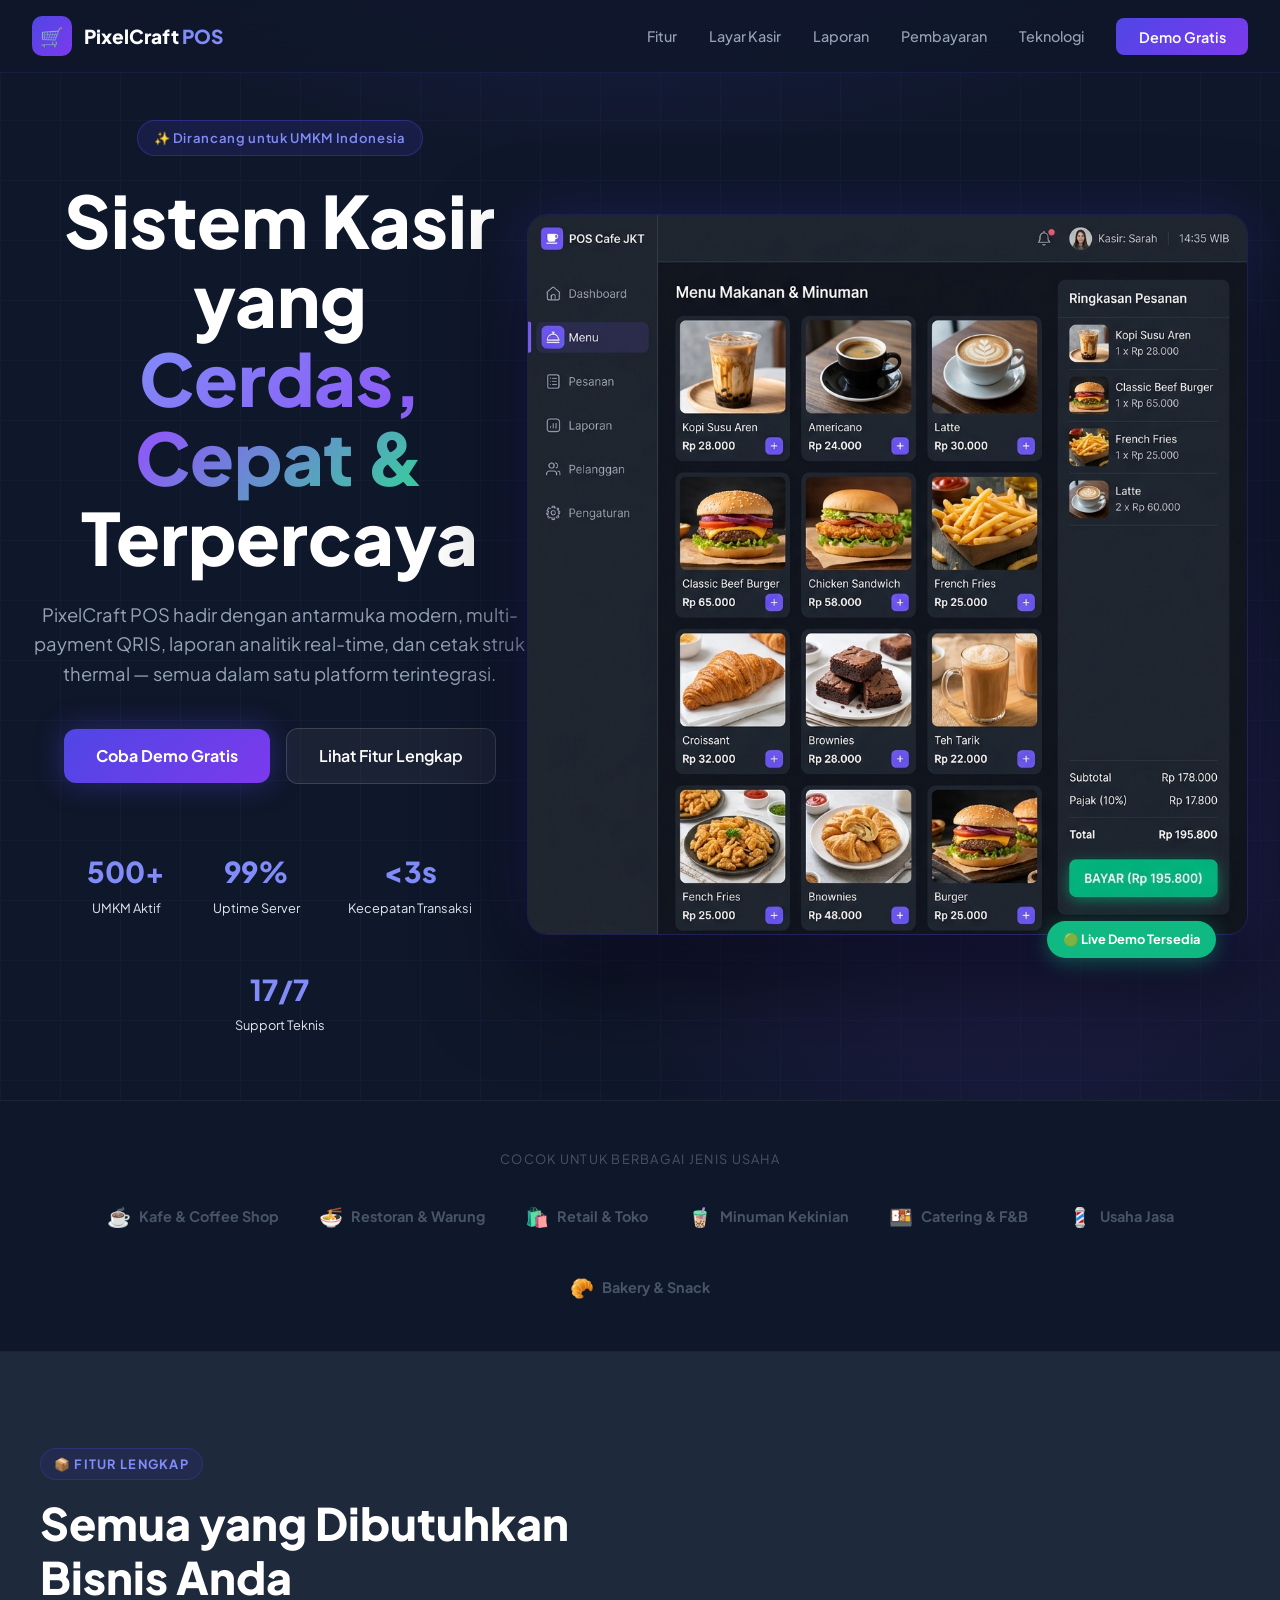
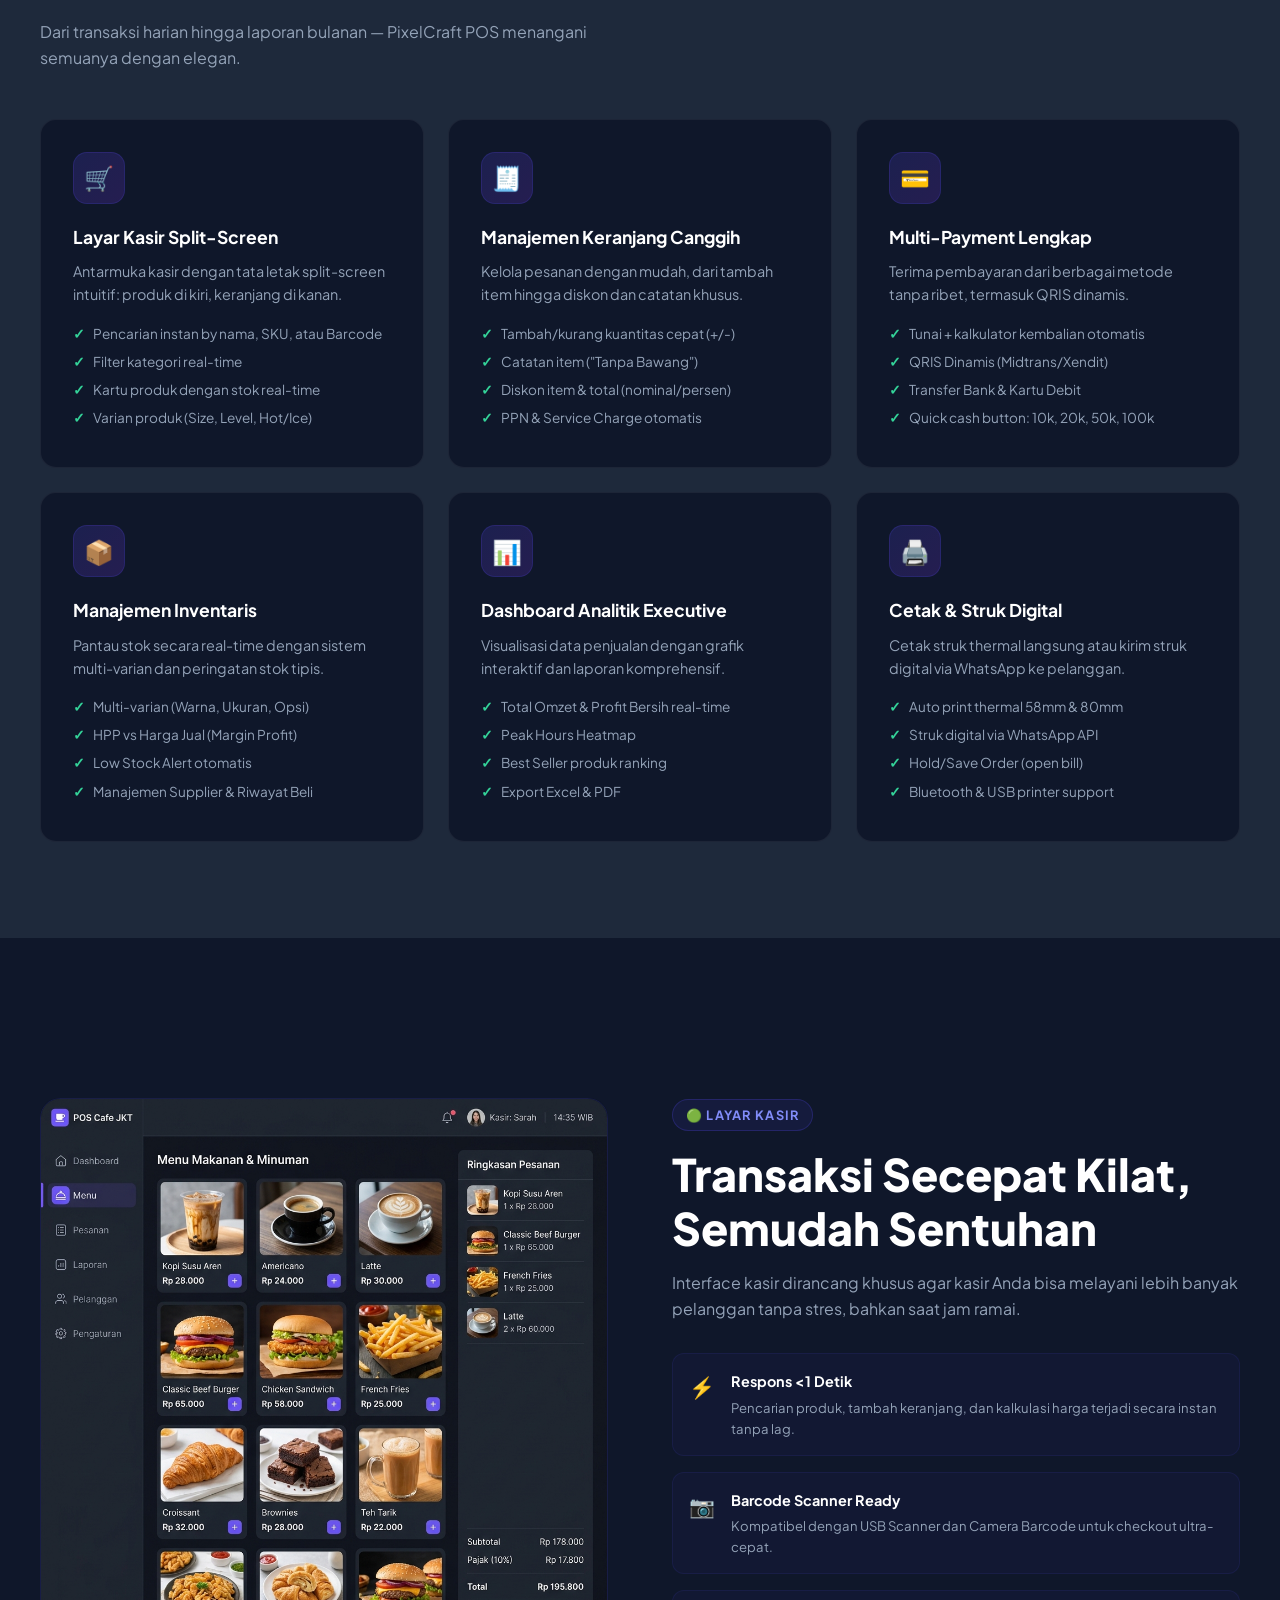
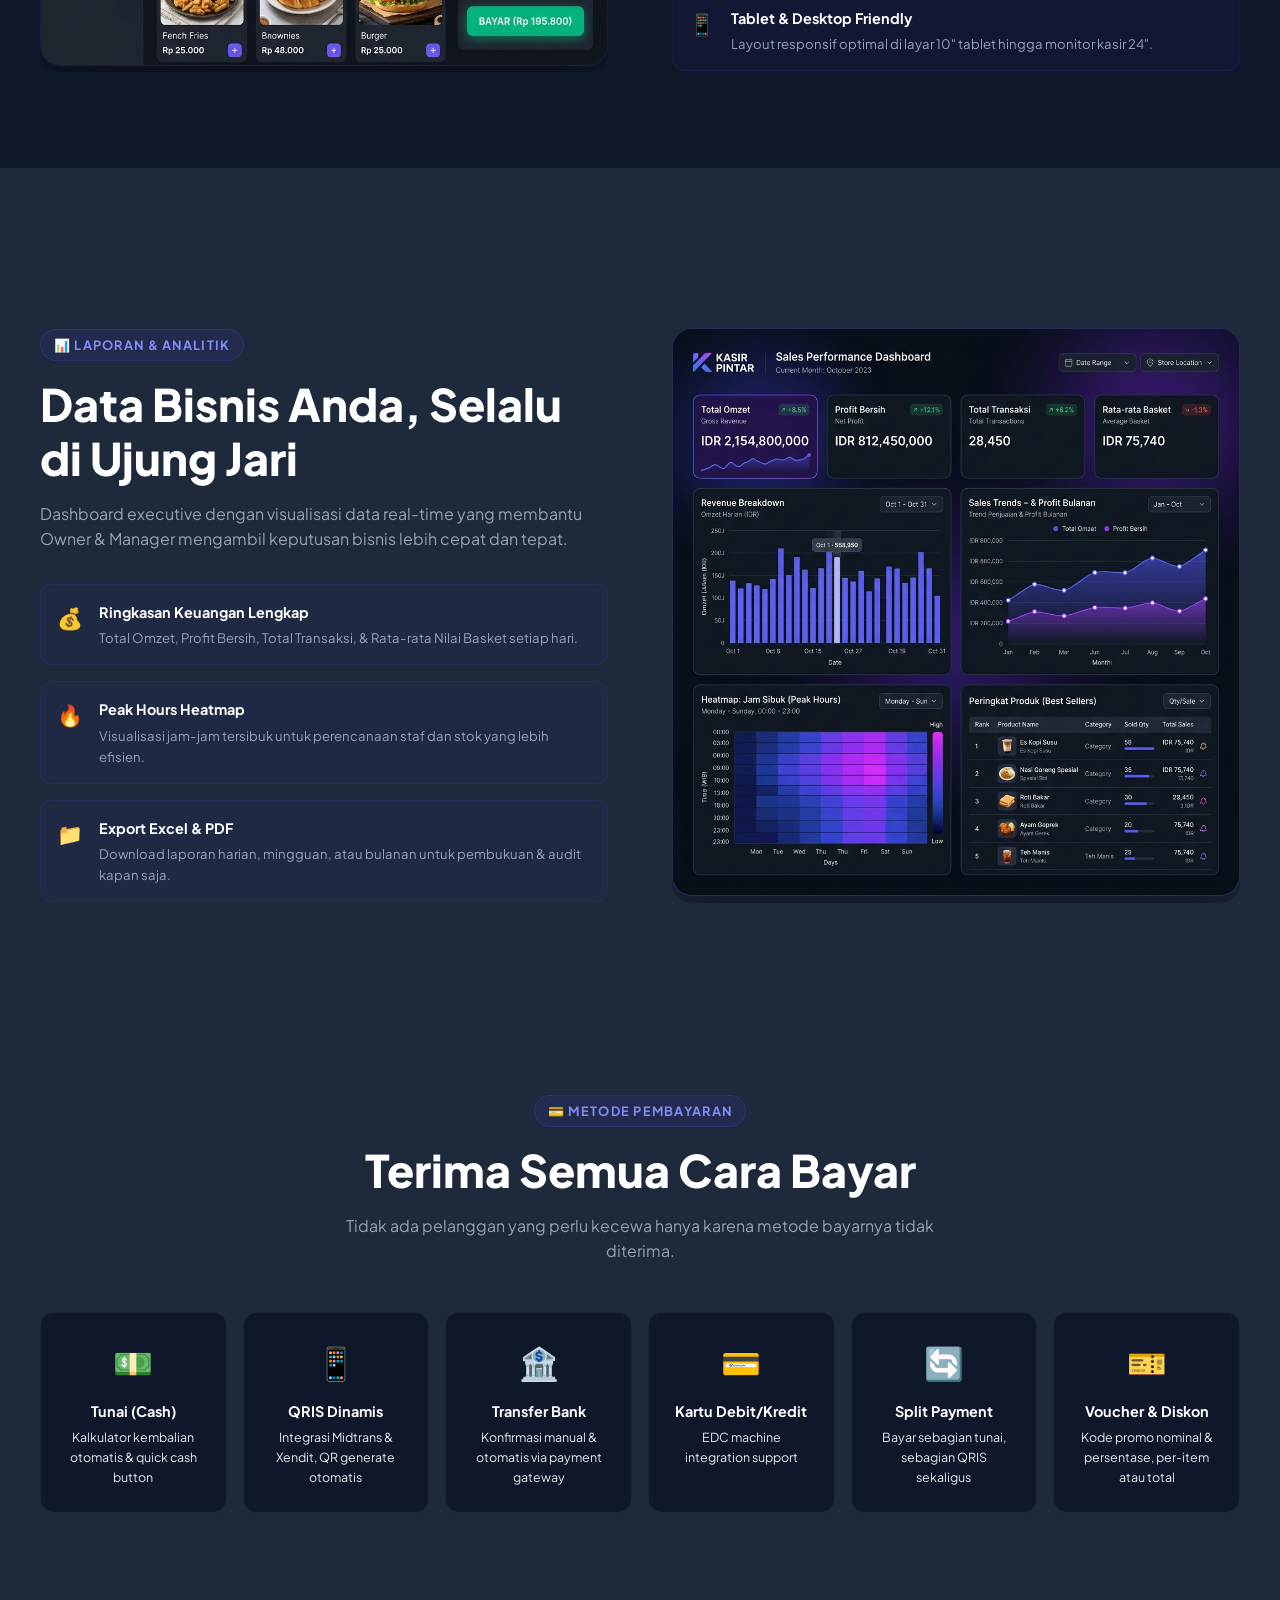
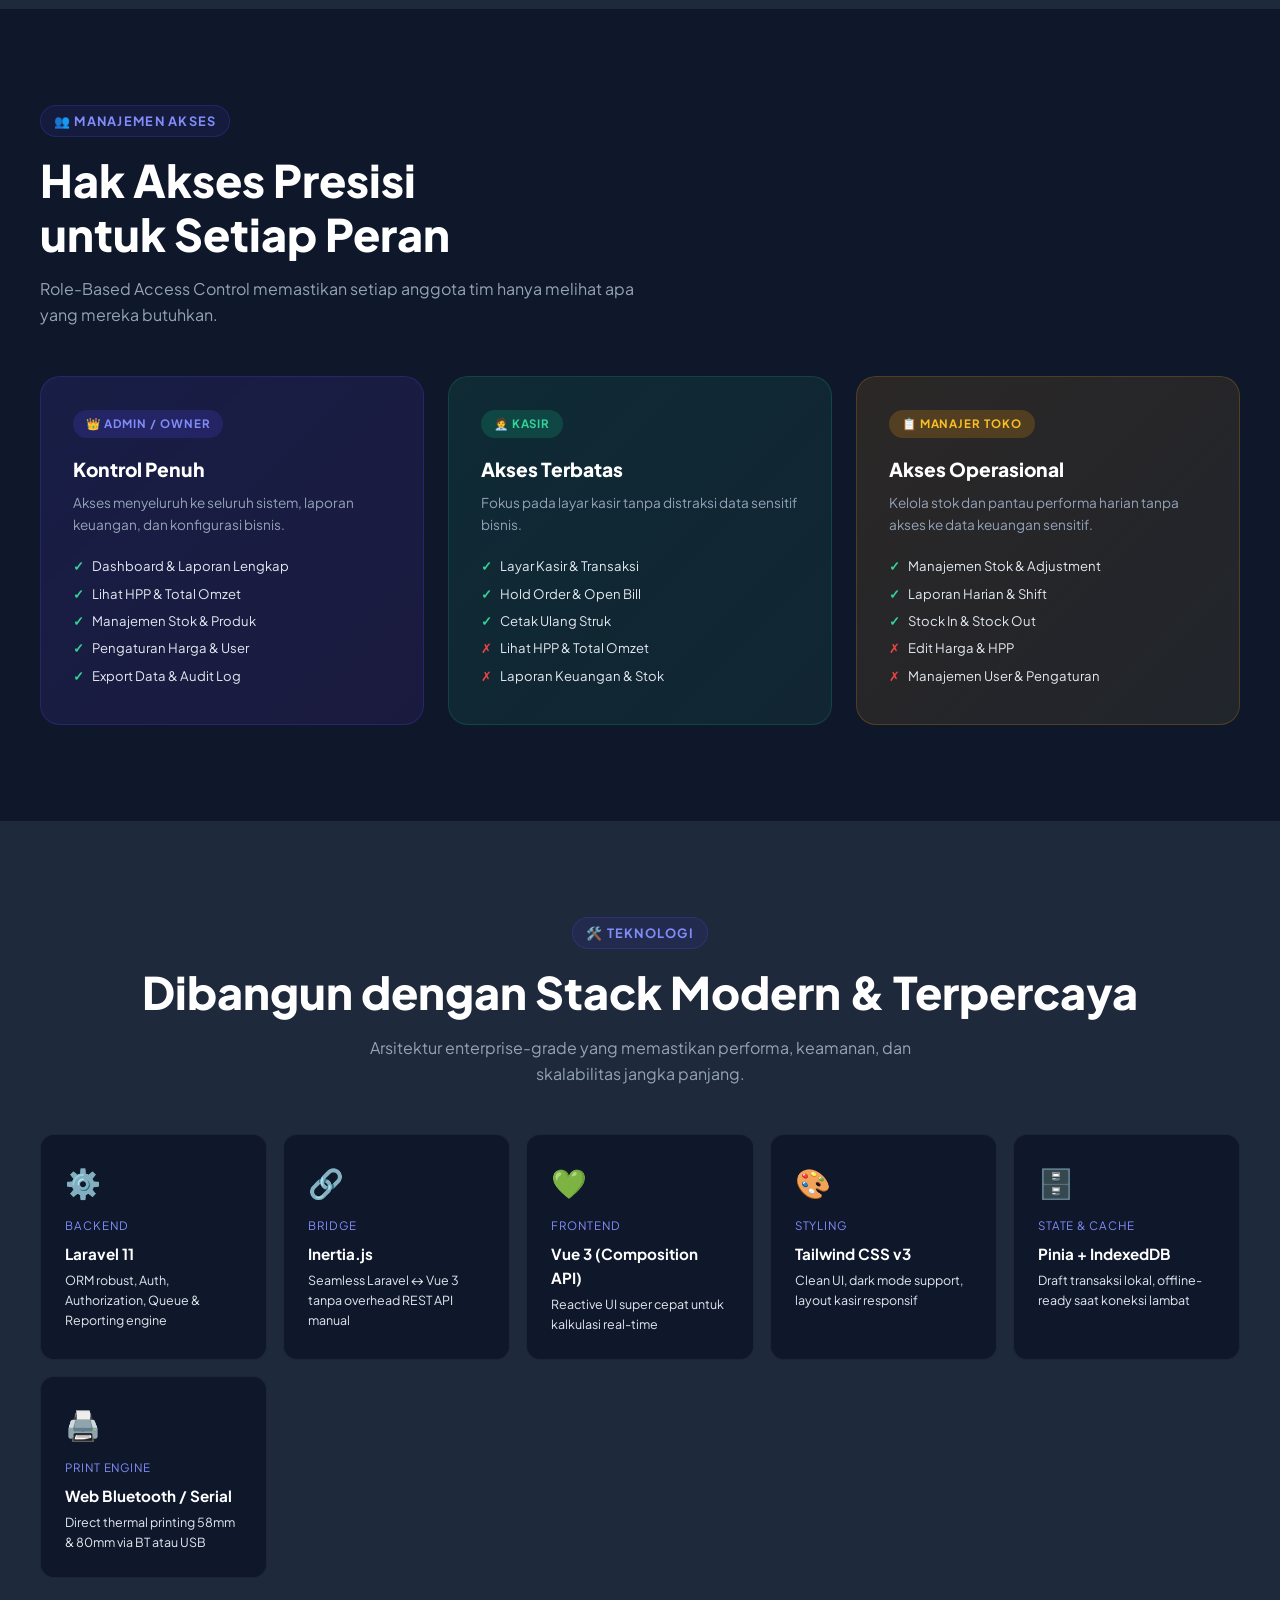
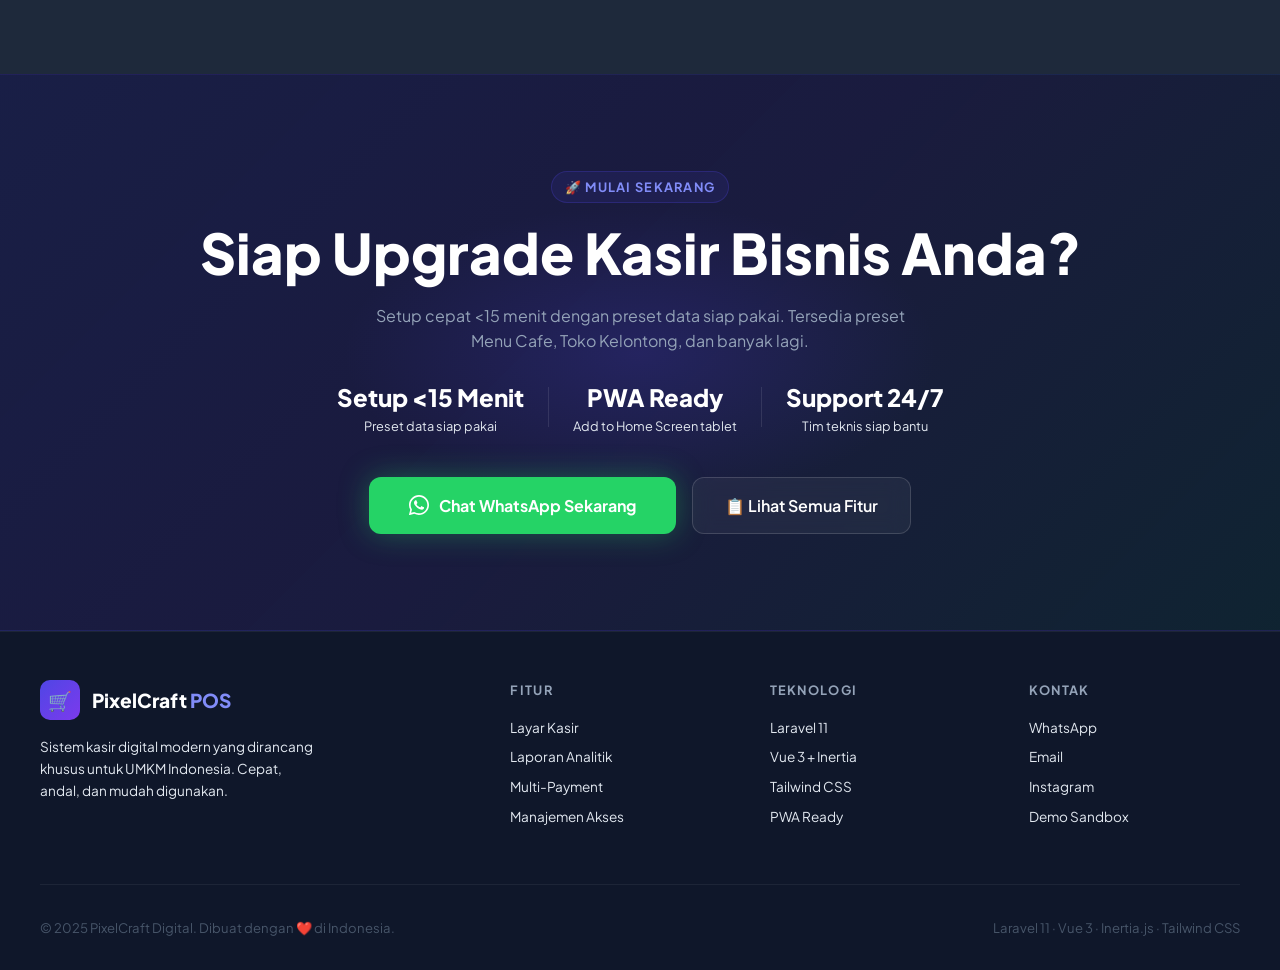
<file: index.html>
<!DOCTYPE html>
<html lang="id">

<head>
  <meta charset="UTF-8" />
  <meta name="viewport" content="width=device-width, initial-scale=1.0" />
  <title>PixelCraft POS — Sistem Kasir Modern untuk UMKM Indonesia</title>
  <meta name="description"
    content="Sistem kasir digital modern untuk UMKM F&B, Retail, dan Usaha Jasa. Berbasis Laravel + Vue 3, multi-payment QRIS, laporan analitik real-time, dan cetak struk thermal." />
  <link rel="stylesheet" href="assets/css/style.css" />
  <link rel="preconnect" href="https://fonts.googleapis.com" />
  <link rel="preconnect" href="https://fonts.gstatic.com" crossorigin />
</head>

<body>

  <!-- NAVBAR -->
  <nav class="navbar" id="navbar">
    <a href="#" class="nav-logo">
      <div class="nav-logo-icon">🛒</div>
      <span class="nav-logo-text">PixelCraft <span>POS</span></span>
    </a>
    <ul class="nav-links" id="navLinks">
      <li><a href="#fitur">Fitur</a></li>
      <li><a href="#kasir">Layar Kasir</a></li>
      <li><a href="#laporan">Laporan</a></li>
      <li><a href="#pembayaran">Pembayaran</a></li>
      <li><a href="#teknologi">Teknologi</a></li>
      <li><a href="demo/index.html" class="nav-cta">Demo Gratis</a></li>
    </ul>
    <button class="nav-hamburger" id="hamburger" aria-label="Menu">
      <span></span><span></span><span></span>
    </button>
  </nav>

  <!-- HERO -->
  <section class="hero" id="beranda">
    <div class="hero-bg"></div>
    <div class="hero-grid"></div>
    <div class="hero-content">
      <div class="hero-badge">✨ Dirancang untuk UMKM Indonesia</div>
      <h1 class="hero-title">
        Sistem Kasir yang<br />
        <span class="gradient-text">Cerdas, Cepat &amp;</span><br />
        Terpercaya
      </h1>
      <p class="hero-subtitle">PixelCraft POS hadir dengan antarmuka modern, multi-payment QRIS, laporan analitik
        real-time, dan cetak struk thermal — semua dalam satu platform terintegrasi.</p>
      <div class="hero-actions">
        <a href="demo/index.html" class="btn-primary">Coba Demo Gratis</a>
        <a href="#fitur" class="btn-secondary">Lihat Fitur Lengkap</a>
      </div>
      <div class="hero-stats">
        <div class="hero-stat">
          <div class="hero-stat-num"><span data-target="500" data-suffix="+">0+</span></div>
          <div class="hero-stat-label">UMKM Aktif</div>
        </div>
        <div class="hero-stat">
          <div class="hero-stat-num"><span data-target="99" data-suffix="%">0%</span></div>
          <div class="hero-stat-label">Uptime Server</div>
        </div>
        <div class="hero-stat">
          <div class="hero-stat-num"><span data-target="3" data-prefix="<" data-suffix="s">&lt;3s</span></div>
          <div class="hero-stat-label">Kecepatan Transaksi</div>
        </div>
        <div class="hero-stat">
          <div class="hero-stat-num"><span data-target="24" data-suffix="/7">0/7</span></div>
          <div class="hero-stat-label">Support Teknis</div>
        </div>
      </div>
    </div>
    <div class="hero-img-wrap container">
      <img src="assets/img/pos_dashboard.png" alt="PixelCraft POS Dashboard — Layar Kasir Modern" />
      <div class="hero-img-badge">🟢 Live Demo Tersedia</div>
    </div>
  </section>

  <!-- LOGOS -->
  <div class="logos-section">
    <div class="container">
      <p class="logos-label">Cocok untuk berbagai jenis usaha</p>
      <div class="logos-track">
        <div class="logo-chip"><span class="icon">☕</span> Kafe &amp; Coffee Shop</div>
        <div class="logo-chip"><span class="icon">🍜</span> Restoran &amp; Warung</div>
        <div class="logo-chip"><span class="icon">🛍️</span> Retail &amp; Toko</div>
        <div class="logo-chip"><span class="icon">🧋</span> Minuman Kekinian</div>
        <div class="logo-chip"><span class="icon">🍱</span> Catering &amp; F&amp;B</div>
        <div class="logo-chip"><span class="icon">💈</span> Usaha Jasa</div>
        <div class="logo-chip"><span class="icon">🥐</span> Bakery &amp; Snack</div>
      </div>
    </div>
  </div>

  <!-- FEATURES -->
  <section class="features-section" id="fitur">
    <div class="container">
      <div class="reveal">
        <span class="section-label">📦 Fitur Lengkap</span>
        <h2 class="section-title">Semua yang Dibutuhkan<br />Bisnis Anda</h2>
        <p class="section-desc">Dari transaksi harian hingga laporan bulanan — PixelCraft POS menangani semuanya dengan
          elegan.</p>
      </div>
      <div class="features-grid">
        <div class="feature-card reveal">
          <div class="feature-icon">🛒</div>
          <h3 class="feature-title">Layar Kasir Split-Screen</h3>
          <p class="feature-desc">Antarmuka kasir dengan tata letak split-screen intuitif: produk di kiri, keranjang di
            kanan.</p>
          <ul class="feature-list">
            <li>Pencarian instan by nama, SKU, atau Barcode</li>
            <li>Filter kategori real-time</li>
            <li>Kartu produk dengan stok real-time</li>
            <li>Varian produk (Size, Level, Hot/Ice)</li>
          </ul>
        </div>
        <div class="feature-card reveal">
          <div class="feature-icon">🧾</div>
          <h3 class="feature-title">Manajemen Keranjang Canggih</h3>
          <p class="feature-desc">Kelola pesanan dengan mudah, dari tambah item hingga diskon dan catatan khusus.</p>
          <ul class="feature-list">
            <li>Tambah/kurang kuantitas cepat (+/-)</li>
            <li>Catatan item ("Tanpa Bawang")</li>
            <li>Diskon item &amp; total (nominal/persen)</li>
            <li>PPN &amp; Service Charge otomatis</li>
          </ul>
        </div>
        <div class="feature-card reveal">
          <div class="feature-icon">💳</div>
          <h3 class="feature-title">Multi-Payment Lengkap</h3>
          <p class="feature-desc">Terima pembayaran dari berbagai metode tanpa ribet, termasuk QRIS dinamis.</p>
          <ul class="feature-list">
            <li>Tunai + kalkulator kembalian otomatis</li>
            <li>QRIS Dinamis (Midtrans/Xendit)</li>
            <li>Transfer Bank &amp; Kartu Debit</li>
            <li>Quick cash button: 10k, 20k, 50k, 100k</li>
          </ul>
        </div>
        <div class="feature-card reveal">
          <div class="feature-icon">📦</div>
          <h3 class="feature-title">Manajemen Inventaris</h3>
          <p class="feature-desc">Pantau stok secara real-time dengan sistem multi-varian dan peringatan stok tipis.</p>
          <ul class="feature-list">
            <li>Multi-varian (Warna, Ukuran, Opsi)</li>
            <li>HPP vs Harga Jual (Margin Profit)</li>
            <li>Low Stock Alert otomatis</li>
            <li>Manajemen Supplier &amp; Riwayat Beli</li>
          </ul>
        </div>
        <div class="feature-card reveal">
          <div class="feature-icon">📊</div>
          <h3 class="feature-title">Dashboard Analitik Executive</h3>
          <p class="feature-desc">Visualisasi data penjualan dengan grafik interaktif dan laporan komprehensif.</p>
          <ul class="feature-list">
            <li>Total Omzet &amp; Profit Bersih real-time</li>
            <li>Peak Hours Heatmap</li>
            <li>Best Seller produk ranking</li>
            <li>Export Excel &amp; PDF</li>
          </ul>
        </div>
        <div class="feature-card reveal">
          <div class="feature-icon">🖨️</div>
          <h3 class="feature-title">Cetak &amp; Struk Digital</h3>
          <p class="feature-desc">Cetak struk thermal langsung atau kirim struk digital via WhatsApp ke pelanggan.</p>
          <ul class="feature-list">
            <li>Auto print thermal 58mm &amp; 80mm</li>
            <li>Struk digital via WhatsApp API</li>
            <li>Hold/Save Order (open bill)</li>
            <li>Bluetooth &amp; USB printer support</li>
          </ul>
        </div>
      </div>
    </div>
  </section>

  <!-- SHOWCASE: KASIR -->
  <section class="showcase-section" id="kasir">
    <div class="container">
      <div class="showcase-grid">
        <div class="showcase-img reveal">
          <img src="assets/img/pos_dashboard.png" alt="Layar Kasir PixelCraft POS" />
        </div>
        <div class="showcase-content reveal">
          <span class="section-label">🟢 Layar Kasir</span>
          <h2 class="section-title">Transaksi Secepat Kilat, Semudah Sentuhan</h2>
          <p class="section-desc">Interface kasir dirancang khusus agar kasir Anda bisa melayani lebih banyak pelanggan
            tanpa stres, bahkan saat jam ramai.</p>
          <div class="showcase-features">
            <div class="showcase-feat">
              <div class="showcase-feat-icon">⚡</div>
              <div class="showcase-feat-text">
                <h4>Respons &lt;1 Detik</h4>
                <p>Pencarian produk, tambah keranjang, dan kalkulasi harga terjadi secara instan tanpa lag.</p>
              </div>
            </div>
            <div class="showcase-feat">
              <div class="showcase-feat-icon">📷</div>
              <div class="showcase-feat-text">
                <h4>Barcode Scanner Ready</h4>
                <p>Kompatibel dengan USB Scanner dan Camera Barcode untuk checkout ultra-cepat.</p>
              </div>
            </div>
            <div class="showcase-feat">
              <div class="showcase-feat-icon">📱</div>
              <div class="showcase-feat-text">
                <h4>Tablet &amp; Desktop Friendly</h4>
                <p>Layout responsif optimal di layar 10" tablet hingga monitor kasir 24".</p>
              </div>
            </div>
          </div>
        </div>
      </div>
    </div>
  </section>

  <!-- SHOWCASE: ANALYTICS -->
  <section class="showcase-section" id="laporan" style="background: var(--slate-800);">
    <div class="container">
      <div class="showcase-grid reverse">
        <div class="showcase-img reveal">
          <img src="assets/img/pos_analytics.png" alt="Dashboard Analitik PixelCraft POS" />
        </div>
        <div class="showcase-content reveal">
          <span class="section-label">📊 Laporan &amp; Analitik</span>
          <h2 class="section-title">Data Bisnis Anda, Selalu di Ujung Jari</h2>
          <p class="section-desc">Dashboard executive dengan visualisasi data real-time yang membantu Owner &amp;
            Manager mengambil keputusan bisnis lebih cepat dan tepat.</p>
          <div class="showcase-features">
            <div class="showcase-feat">
              <div class="showcase-feat-icon">💰</div>
              <div class="showcase-feat-text">
                <h4>Ringkasan Keuangan Lengkap</h4>
                <p>Total Omzet, Profit Bersih, Total Transaksi, &amp; Rata-rata Nilai Basket setiap hari.</p>
              </div>
            </div>
            <div class="showcase-feat">
              <div class="showcase-feat-icon">🔥</div>
              <div class="showcase-feat-text">
                <h4>Peak Hours Heatmap</h4>
                <p>Visualisasi jam-jam tersibuk untuk perencanaan staf dan stok yang lebih efisien.</p>
              </div>
            </div>
            <div class="showcase-feat">
              <div class="showcase-feat-icon">📁</div>
              <div class="showcase-feat-text">
                <h4>Export Excel &amp; PDF</h4>
                <p>Download laporan harian, mingguan, atau bulanan untuk pembukuan &amp; audit kapan saja.</p>
              </div>
            </div>
          </div>
        </div>
      </div>
    </div>
  </section>

  <!-- PAYMENT -->
  <section class="payment-section" id="pembayaran">
    <div class="container">
      <div class="reveal" style="text-align:center; margin-bottom:1rem;">
        <span class="section-label">💳 Metode Pembayaran</span>
        <h2 class="section-title">Terima Semua Cara Bayar</h2>
        <p class="section-desc" style="margin:0 auto;">Tidak ada pelanggan yang perlu kecewa hanya karena metode
          bayarnya tidak diterima.</p>
      </div>
      <div class="payment-methods">
        <div class="payment-card reveal">
          <div class="icon">💵</div>
          <h4>Tunai (Cash)</h4>
          <p>Kalkulator kembalian otomatis &amp; quick cash button</p>
        </div>
        <div class="payment-card reveal">
          <div class="icon">📱</div>
          <h4>QRIS Dinamis</h4>
          <p>Integrasi Midtrans &amp; Xendit, QR generate otomatis</p>
        </div>
        <div class="payment-card reveal">
          <div class="icon">🏦</div>
          <h4>Transfer Bank</h4>
          <p>Konfirmasi manual &amp; otomatis via payment gateway</p>
        </div>
        <div class="payment-card reveal">
          <div class="icon">💳</div>
          <h4>Kartu Debit/Kredit</h4>
          <p>EDC machine integration support</p>
        </div>
        <div class="payment-card reveal">
          <div class="icon">🔄</div>
          <h4>Split Payment</h4>
          <p>Bayar sebagian tunai, sebagian QRIS sekaligus</p>
        </div>
        <div class="payment-card reveal">
          <div class="icon">🎫</div>
          <h4>Voucher &amp; Diskon</h4>
          <p>Kode promo nominal &amp; persentase, per-item atau total</p>
        </div>
      </div>
    </div>
  </section>

  <!-- ROLES -->
  <section class="roles-section" id="akses">
    <div class="container">
      <div class="reveal">
        <span class="section-label">👥 Manajemen Akses</span>
        <h2 class="section-title">Hak Akses Presisi<br />untuk Setiap Peran</h2>
        <p class="section-desc">Role-Based Access Control memastikan setiap anggota tim hanya melihat apa yang mereka
          butuhkan.</p>
      </div>
      <div class="roles-grid" style="margin-top:3rem;">
        <div class="role-card admin reveal">
          <div class="role-badge">👑 Admin / Owner</div>
          <h3 class="role-title">Kontrol Penuh</h3>
          <p class="role-desc">Akses menyeluruh ke seluruh sistem, laporan keuangan, dan konfigurasi bisnis.</p>
          <ul class="role-perms">
            <li><span class="check">✓</span> Dashboard &amp; Laporan Lengkap</li>
            <li><span class="check">✓</span> Lihat HPP &amp; Total Omzet</li>
            <li><span class="check">✓</span> Manajemen Stok &amp; Produk</li>
            <li><span class="check">✓</span> Pengaturan Harga &amp; User</li>
            <li><span class="check">✓</span> Export Data &amp; Audit Log</li>
          </ul>
        </div>
        <div class="role-card cashier reveal">
          <div class="role-badge">🧑‍💼 Kasir</div>
          <h3 class="role-title">Akses Terbatas</h3>
          <p class="role-desc">Fokus pada layar kasir tanpa distraksi data sensitif bisnis.</p>
          <ul class="role-perms">
            <li><span class="check">✓</span> Layar Kasir &amp; Transaksi</li>
            <li><span class="check">✓</span> Hold Order &amp; Open Bill</li>
            <li><span class="check">✓</span> Cetak Ulang Struk</li>
            <li><span class="cross">✗</span> Lihat HPP &amp; Total Omzet</li>
            <li><span class="cross">✗</span> Laporan Keuangan &amp; Stok</li>
          </ul>
        </div>
        <div class="role-card manager reveal">
          <div class="role-badge">📋 Manajer Toko</div>
          <h3 class="role-title">Akses Operasional</h3>
          <p class="role-desc">Kelola stok dan pantau performa harian tanpa akses ke data keuangan sensitif.</p>
          <ul class="role-perms">
            <li><span class="check">✓</span> Manajemen Stok &amp; Adjustment</li>
            <li><span class="check">✓</span> Laporan Harian &amp; Shift</li>
            <li><span class="check">✓</span> Stock In &amp; Stock Out</li>
            <li><span class="cross">✗</span> Edit Harga &amp; HPP</li>
            <li><span class="cross">✗</span> Manajemen User &amp; Pengaturan</li>
          </ul>
        </div>
      </div>
    </div>
  </section>

  <!-- TECH STACK -->
  <section class="tech-section" id="teknologi">
    <div class="container">
      <div class="reveal" style="text-align:center;">
        <span class="section-label">🛠️ Teknologi</span>
        <h2 class="section-title">Dibangun dengan Stack Modern &amp; Terpercaya</h2>
        <p class="section-desc" style="margin:0 auto;">Arsitektur enterprise-grade yang memastikan performa, keamanan,
          dan skalabilitas jangka panjang.</p>
      </div>
      <div class="tech-grid">
        <div class="tech-card reveal">
          <div class="icon">⚙️</div>
          <div class="layer">Backend</div>
          <h4>Laravel 11</h4>
          <p>ORM robust, Auth, Authorization, Queue &amp; Reporting engine</p>
        </div>
        <div class="tech-card reveal">
          <div class="icon">🔗</div>
          <div class="layer">Bridge</div>
          <h4>Inertia.js</h4>
          <p>Seamless Laravel ↔ Vue 3 tanpa overhead REST API manual</p>
        </div>
        <div class="tech-card reveal">
          <div class="icon">💚</div>
          <div class="layer">Frontend</div>
          <h4>Vue 3 (Composition API)</h4>
          <p>Reactive UI super cepat untuk kalkulasi real-time</p>
        </div>
        <div class="tech-card reveal">
          <div class="icon">🎨</div>
          <div class="layer">Styling</div>
          <h4>Tailwind CSS v3</h4>
          <p>Clean UI, dark mode support, layout kasir responsif</p>
        </div>
        <div class="tech-card reveal">
          <div class="icon">🗄️</div>
          <div class="layer">State &amp; Cache</div>
          <h4>Pinia + IndexedDB</h4>
          <p>Draft transaksi lokal, offline-ready saat koneksi lambat</p>
        </div>
        <div class="tech-card reveal">
          <div class="icon">🖨️</div>
          <div class="layer">Print Engine</div>
          <h4>Web Bluetooth / Serial</h4>
          <p>Direct thermal printing 58mm &amp; 80mm via BT atau USB</p>
        </div>
      </div>
    </div>
  </section>

  <!-- CTA -->
  <section class="cta-section" id="kontak">
    <div class="cta-glow"></div>
    <div class="container">
      <div class="reveal">
        <span class="section-label">🚀 Mulai Sekarang</span>
        <h2 class="section-title">Siap Upgrade Kasir Bisnis Anda?</h2>
        <p class="section-desc" style="margin:0 auto 1rem; max-width:550px;">Setup cepat &lt;15 menit dengan preset data
          siap pakai. Tersedia preset Menu Cafe, Toko Kelontong, dan banyak lagi.</p>
        <div
          style="display:flex; align-items:center; justify-content:center; gap:1.5rem; flex-wrap:wrap; margin-top:1.5rem;">
          <div style="text-align:center;">
            <div style="font-size:1.5rem; font-weight:900; color:var(--white);">Setup &lt;15 Menit</div>
            <div style="font-size:0.8rem; color:var(--slate-500);">Preset data siap pakai</div>
          </div>
          <div style="width:1px; height:40px; background:rgba(255,255,255,0.1);"></div>
          <div style="text-align:center;">
            <div style="font-size:1.5rem; font-weight:900; color:var(--white);">PWA Ready</div>
            <div style="font-size:0.8rem; color:var(--slate-500);">Add to Home Screen tablet</div>
          </div>
          <div style="width:1px; height:40px; background:rgba(255,255,255,0.1);"></div>
          <div style="text-align:center;">
            <div style="font-size:1.5rem; font-weight:900; color:var(--white);">Support 24/7</div>
            <div style="font-size:0.8rem; color:var(--slate-500);">Tim teknis siap bantu</div>
          </div>
        </div>
      </div>
      <div class="cta-actions reveal">
        <a href="https://wa.me/62859106886664?text=Halo%20PixelCraft%2C%20saya%20tertarik%20dengan%20demo%20POS%20sistem%20kasir"
          class="btn-wa" id="btn-demo-wa" target="_blank">
          <svg width="20" height="20" viewBox="0 0 24 24" fill="currentColor">
            <path
              d="M17.472 14.382c-.297-.149-1.758-.867-2.03-.967-.273-.099-.471-.148-.67.15-.197.297-.767.966-.94 1.164-.173.199-.347.223-.644.075-.297-.15-1.255-.463-2.39-1.475-.883-.788-1.48-1.761-1.653-2.059-.173-.297-.018-.458.13-.606.134-.133.298-.347.446-.52.149-.174.198-.298.298-.497.099-.198.05-.371-.025-.52-.075-.149-.669-1.612-.916-2.207-.242-.579-.487-.5-.669-.51-.173-.008-.371-.01-.57-.01-.198 0-.52.074-.792.372-.272.297-1.04 1.016-1.04 2.479 0 1.462 1.065 2.875 1.213 3.074.149.198 2.096 3.2 5.077 4.487.709.306 1.262.489 1.694.625.712.227 1.36.195 1.871.118.571-.085 1.758-.719 2.006-1.413.248-.694.248-1.289.173-1.413-.074-.124-.272-.198-.57-.347z" />
            <path
              d="M12 0C5.373 0 0 5.373 0 12c0 2.114.553 4.1 1.523 5.824L.057 23.486a.5.5 0 0 0 .613.613l5.701-1.453A11.945 11.945 0 0 0 12 24c6.627 0 12-5.373 12-12S18.627 0 12 0zm0 22c-1.9 0-3.681-.516-5.21-1.416l-.375-.217-3.884.99.998-3.807-.237-.39A9.955 9.955 0 0 1 2 12C2 6.477 6.477 2 12 2s10 4.477 10 10-4.477 10-10 10z" />
          </svg>
          Chat WhatsApp Sekarang
        </a>
        <a href="#fitur" class="btn-secondary">📋 Lihat Semua Fitur</a>
      </div>
    </div>
  </section>

  <!-- FOOTER -->
  <footer>
    <div class="container">
      <div class="footer-grid">
        <div class="footer-brand">
          <a href="#" class="nav-logo">
            <div class="nav-logo-icon">🛒</div>
            <span class="nav-logo-text">PixelCraft <span>POS</span></span>
          </a>
          <p>Sistem kasir digital modern yang dirancang khusus untuk UMKM Indonesia. Cepat, andal, dan mudah digunakan.
          </p>
        </div>
        <div class="footer-col">
          <h5>Fitur</h5>
          <a href="#kasir">Layar Kasir</a>
          <a href="#laporan">Laporan Analitik</a>
          <a href="#pembayaran">Multi-Payment</a>
          <a href="#akses">Manajemen Akses</a>
        </div>
        <div class="footer-col">
          <h5>Teknologi</h5>
          <a href="#teknologi">Laravel 11</a>
          <a href="#teknologi">Vue 3 + Inertia</a>
          <a href="#teknologi">Tailwind CSS</a>
          <a href="#teknologi">PWA Ready</a>
        </div>
        <div class="footer-col">
          <h5>Kontak</h5>
          <a href="https://wa.me/62859106886664" target="_blank">WhatsApp</a>
          <a href="mailto:hello@pixelcraft.id">Email</a>
          <a href="#">Instagram</a>
          <a href="#">Demo Sandbox</a>
        </div>
      </div>
      <div class="footer-bottom">
        <p>© 2025 PixelCraft Digital. Dibuat dengan <span class="love">❤️</span> di Indonesia.</p>
        <p>Laravel 11 · Vue 3 · Inertia.js · Tailwind CSS</p>
      </div>
    </div>
  </footer>

  <script src="assets/js/script.js"></script>
</body>

</html>
</file>
<file: assets/css/style.css>
@import url('https://fonts.googleapis.com/css2?family=Plus+Jakarta+Sans:wght@300;400;500;600;700;800;900&display=swap');

:root {
  --slate-900: #0f172a;
  --slate-800: #1e293b;
  --slate-700: #334155;
  --slate-600: #475569;
  --slate-400: #94a3b8;
  --slate-200: #e2e8f0;
  --slate-100: #f1f5f9;
  --slate-50: #f8fafc;
  --indigo-600: #4f46e5;
  --indigo-500: #6366f1;
  --indigo-400: #818cf8;
  --violet-600: #7c3aed;
  --violet-500: #8b5cf6;
  --emerald-500: #10b981;
  --emerald-400: #34d399;
  --white: #ffffff;
}

*, *::before, *::after { box-sizing: border-box; margin: 0; padding: 0; }

html { scroll-behavior: smooth; }

body {
  font-family: 'Plus Jakarta Sans', sans-serif;
  background: var(--slate-900);
  color: var(--slate-200);
  overflow-x: hidden;
  line-height: 1.6;
}

/* ---- SCROLLBAR ---- */
::-webkit-scrollbar { width: 6px; }
::-webkit-scrollbar-track { background: var(--slate-800); }
::-webkit-scrollbar-thumb { background: var(--indigo-600); border-radius: 3px; }

/* ---- NAVBAR ---- */
.navbar {
  position: fixed; top: 0; left: 0; right: 0; z-index: 1000;
  padding: 1rem 2rem;
  display: flex; align-items: center; justify-content: space-between;
  background: rgba(15,23,42,0.8);
  backdrop-filter: blur(20px);
  border-bottom: 1px solid rgba(79,70,229,0.15);
  transition: all 0.3s ease;
}
.navbar.scrolled { padding: 0.75rem 2rem; background: rgba(15,23,42,0.97); }
.nav-logo { display: flex; align-items: center; gap: 0.75rem; text-decoration: none; }
.nav-logo-icon {
  width: 40px; height: 40px; border-radius: 10px;
  background: linear-gradient(135deg, var(--indigo-600), var(--violet-600));
  display: flex; align-items: center; justify-content: center;
  font-size: 1.2rem;
}
.nav-logo-text { font-size: 1.2rem; font-weight: 800; color: var(--white); }
.nav-logo-text span { color: var(--indigo-400); }
.nav-links { display: flex; align-items: center; gap: 2rem; list-style: none; }
.nav-links a {
  color: var(--slate-400); text-decoration: none; font-size: 0.9rem; font-weight: 500;
  transition: color 0.2s;
}
.nav-links a:hover { color: var(--white); }
.nav-cta {
  padding: 0.6rem 1.4rem; border-radius: 8px;
  background: linear-gradient(135deg, var(--indigo-600), var(--violet-600));
  color: var(--white) !important; font-weight: 600 !important;
  transition: opacity 0.2s, transform 0.2s !important;
}
.nav-cta:hover { opacity: 0.9; transform: translateY(-1px); }
.nav-hamburger { display: none; background: none; border: none; cursor: pointer; padding: 4px; }
.nav-hamburger span {
  display: block; width: 24px; height: 2px; background: var(--slate-200);
  margin: 5px 0; transition: all 0.3s;
}

/* ---- HERO ---- */
.hero {
  min-height: 100vh;
  display: flex; align-items: center; justify-content: center;
  padding: 120px 2rem 4rem;
  position: relative; overflow: hidden;
}
.hero-bg {
  position: absolute; inset: 0; z-index: 0;
  background:
    radial-gradient(ellipse 80% 50% at 50% -20%, rgba(79,70,229,0.25) 0%, transparent 70%),
    radial-gradient(ellipse 60% 60% at 80% 80%, rgba(124,58,237,0.15) 0%, transparent 60%);
}
.hero-grid {
  position: absolute; inset: 0; z-index: 0; opacity: 0.04;
  background-image: linear-gradient(var(--indigo-400) 1px, transparent 1px),
    linear-gradient(90deg, var(--indigo-400) 1px, transparent 1px);
  background-size: 60px 60px;
}
.hero-content {
  position: relative; z-index: 1; text-align: center; max-width: 900px; margin: 0 auto;
}
.hero-badge {
  display: inline-flex; align-items: center; gap: 0.5rem;
  padding: 0.4rem 1rem; border-radius: 100px;
  background: rgba(79,70,229,0.15); border: 1px solid rgba(79,70,229,0.35);
  color: var(--indigo-400); font-size: 0.82rem; font-weight: 600;
  margin-bottom: 1.5rem; letter-spacing: 0.05em;
  animation: fadeInDown 0.6s ease;
}
.hero-title {
  font-size: clamp(2.5rem, 6vw, 4.5rem); font-weight: 900;
  line-height: 1.1; color: var(--white);
  margin-bottom: 1.5rem;
  animation: fadeInUp 0.7s ease 0.1s both;
}
.hero-title .gradient-text {
  background: linear-gradient(135deg, var(--indigo-400), var(--violet-500), var(--emerald-400));
  -webkit-background-clip: text; -webkit-text-fill-color: transparent;
  background-clip: text;
}
.hero-subtitle {
  font-size: 1.15rem; color: var(--slate-400); max-width: 600px; margin: 0 auto 2.5rem;
  animation: fadeInUp 0.7s ease 0.2s both;
}
.hero-actions {
  display: flex; align-items: center; justify-content: center; gap: 1rem; flex-wrap: wrap;
  margin-bottom: 4rem;
  animation: fadeInUp 0.7s ease 0.3s both;
}
.btn-primary {
  display: inline-flex; align-items: center; gap: 0.5rem;
  padding: 0.9rem 2rem; border-radius: 12px;
  background: linear-gradient(135deg, var(--indigo-600), var(--violet-600));
  color: var(--white); font-weight: 700; font-size: 1rem; text-decoration: none;
  box-shadow: 0 0 30px rgba(79,70,229,0.4);
  transition: all 0.3s ease;
}
.btn-primary:hover { transform: translateY(-3px); box-shadow: 0 0 45px rgba(79,70,229,0.6); }
.btn-secondary {
  display: inline-flex; align-items: center; gap: 0.5rem;
  padding: 0.9rem 2rem; border-radius: 12px;
  border: 1px solid rgba(255,255,255,0.15);
  background: rgba(255,255,255,0.05);
  color: var(--white); font-weight: 600; font-size: 1rem; text-decoration: none;
  transition: all 0.3s ease;
  backdrop-filter: blur(10px);
}
.btn-secondary:hover { background: rgba(255,255,255,0.1); border-color: rgba(255,255,255,0.25); transform: translateY(-2px); }
.hero-stats {
  display: flex; align-items: center; justify-content: center; gap: 3rem; flex-wrap: wrap;
  animation: fadeInUp 0.7s ease 0.4s both;
}
.hero-stat { text-align: center; }
.hero-stat-num { font-size: 1.8rem; font-weight: 900; color: var(--white); }
.hero-stat-num span { color: var(--indigo-400); }
.hero-stat-label { font-size: 0.8rem; color: var(--slate-500); margin-top: 0.2rem; }
.hero-img-wrap {
  position: relative; z-index: 1; margin-top: 4rem;
  animation: fadeInUp 0.9s ease 0.5s both;
}
.hero-img-wrap img {
  width: 100%; max-width: 900px; border-radius: 20px;
  box-shadow: 0 40px 100px rgba(0,0,0,0.6), 0 0 60px rgba(79,70,229,0.25);
  border: 1px solid rgba(79,70,229,0.2);
}
.hero-img-badge {
  position: absolute; bottom: -1rem; right: 2rem;
  background: var(--emerald-500); color: var(--white);
  padding: 0.5rem 1rem; border-radius: 100px; font-size: 0.8rem; font-weight: 700;
  box-shadow: 0 4px 20px rgba(16,185,129,0.4);
  animation: pulse 2s infinite;
}

/* ---- SECTION COMMON ---- */
section { padding: 6rem 2rem; }
.container { max-width: 1200px; margin: 0 auto; }
.section-label {
  display: inline-block; font-size: 0.8rem; font-weight: 700; letter-spacing: 0.1em;
  text-transform: uppercase; color: var(--indigo-400);
  background: rgba(79,70,229,0.1); padding: 0.3rem 0.8rem; border-radius: 100px;
  border: 1px solid rgba(79,70,229,0.25); margin-bottom: 1rem;
}
.section-title {
  font-size: clamp(1.8rem, 4vw, 2.8rem); font-weight: 800; color: var(--white);
  line-height: 1.2; margin-bottom: 1rem;
}
.section-desc { font-size: 1rem; color: var(--slate-400); max-width: 600px; }

/* ---- LOGOS ---- */
.logos-section { padding: 3rem 2rem; border-top: 1px solid rgba(255,255,255,0.05); border-bottom: 1px solid rgba(255,255,255,0.05); }
.logos-label { text-align: center; font-size: 0.8rem; color: var(--slate-600); letter-spacing: 0.1em; text-transform: uppercase; margin-bottom: 2rem; }
.logos-track {
  display: flex; align-items: center; justify-content: center; flex-wrap: wrap; gap: 2.5rem;
}
.logo-chip {
  display: flex; align-items: center; gap: 0.5rem;
  color: var(--slate-600); font-weight: 700; font-size: 0.9rem;
  transition: color 0.3s;
}
.logo-chip:hover { color: var(--slate-400); }
.logo-chip .icon { font-size: 1.2rem; }

/* ---- FEATURES ---- */
.features-section { background: var(--slate-800); }
.features-grid {
  display: grid; grid-template-columns: repeat(auto-fit, minmax(300px, 1fr)); gap: 1.5rem;
  margin-top: 3rem;
}
.feature-card {
  background: var(--slate-900); border-radius: 16px;
  border: 1px solid rgba(255,255,255,0.06);
  padding: 2rem; transition: all 0.3s ease;
  position: relative; overflow: hidden;
}
.feature-card::before {
  content: ''; position: absolute; top: 0; left: 0; right: 0; height: 2px;
  background: linear-gradient(90deg, var(--indigo-600), var(--violet-600));
  opacity: 0; transition: opacity 0.3s;
}
.feature-card:hover { border-color: rgba(79,70,229,0.3); transform: translateY(-4px); }
.feature-card:hover::before { opacity: 1; }
.feature-icon {
  width: 52px; height: 52px; border-radius: 14px; margin-bottom: 1.2rem;
  display: flex; align-items: center; justify-content: center; font-size: 1.5rem;
  background: linear-gradient(135deg, rgba(79,70,229,0.2), rgba(124,58,237,0.2));
  border: 1px solid rgba(79,70,229,0.2);
}
.feature-title { font-size: 1.1rem; font-weight: 700; color: var(--white); margin-bottom: 0.6rem; }
.feature-desc { font-size: 0.9rem; color: var(--slate-400); line-height: 1.6; }
.feature-list { list-style: none; margin-top: 1rem; }
.feature-list li {
  display: flex; align-items: center; gap: 0.5rem;
  font-size: 0.85rem; color: var(--slate-400); margin-bottom: 0.4rem;
}
.feature-list li::before { content: '✓'; color: var(--emerald-400); font-weight: 700; flex-shrink: 0; }

/* ---- SHOWCASE ---- */
.showcase-section {}
.showcase-grid {
  display: grid; grid-template-columns: 1fr 1fr; gap: 4rem; align-items: center; margin-top: 4rem;
}
.showcase-grid.reverse { direction: rtl; }
.showcase-grid.reverse > * { direction: ltr; }
.showcase-img { border-radius: 20px; overflow: hidden; position: relative; }
.showcase-img img {
  width: 100%; border-radius: 20px;
  box-shadow: 0 30px 80px rgba(0,0,0,0.5), 0 0 40px rgba(79,70,229,0.15);
  border: 1px solid rgba(79,70,229,0.15);
  transition: transform 0.4s ease;
}
.showcase-img:hover img { transform: scale(1.02); }
.showcase-content {}
.showcase-features { margin-top: 2rem; display: flex; flex-direction: column; gap: 1rem; }
.showcase-feat {
  display: flex; align-items: flex-start; gap: 1rem;
  padding: 1rem; border-radius: 12px;
  background: rgba(79,70,229,0.05); border: 1px solid rgba(79,70,229,0.1);
  transition: all 0.2s;
}
.showcase-feat:hover { background: rgba(79,70,229,0.1); }
.showcase-feat-icon { font-size: 1.3rem; flex-shrink: 0; }
.showcase-feat-text h4 { font-size: 0.9rem; font-weight: 700; color: var(--white); }
.showcase-feat-text p { font-size: 0.82rem; color: var(--slate-400); margin-top: 0.2rem; }

/* ---- PAYMENT ---- */
.payment-section { background: var(--slate-800); }
.payment-methods {
  display: grid; grid-template-columns: repeat(auto-fit, minmax(180px, 1fr)); gap: 1rem;
  margin-top: 3rem;
}
.payment-card {
  background: var(--slate-900); border-radius: 14px;
  border: 1px solid rgba(255,255,255,0.06);
  padding: 1.5rem; text-align: center;
  transition: all 0.3s ease;
}
.payment-card:hover { border-color: rgba(79,70,229,0.3); transform: translateY(-3px); }
.payment-card .icon { font-size: 2rem; margin-bottom: 0.75rem; }
.payment-card h4 { font-size: 0.9rem; font-weight: 700; color: var(--white); }
.payment-card p { font-size: 0.78rem; color: var(--slate-500); margin-top: 0.3rem; }

/* ---- ROLES ---- */
.roles-section {}
.roles-grid {
  display: grid; grid-template-columns: repeat(auto-fit, minmax(280px, 1fr)); gap: 1.5rem;
  margin-top: 3rem;
}
.role-card {
  border-radius: 20px; padding: 2rem; position: relative; overflow: hidden;
  transition: transform 0.3s;
}
.role-card:hover { transform: translateY(-4px); }
.role-card.admin { background: linear-gradient(135deg, rgba(79,70,229,0.15), rgba(124,58,237,0.1)); border: 1px solid rgba(79,70,229,0.25); }
.role-card.cashier { background: linear-gradient(135deg, rgba(16,185,129,0.12), rgba(52,211,153,0.08)); border: 1px solid rgba(16,185,129,0.2); }
.role-card.manager { background: linear-gradient(135deg, rgba(245,158,11,0.12), rgba(252,211,77,0.08)); border: 1px solid rgba(245,158,11,0.2); }
.role-badge {
  display: inline-block; padding: 0.3rem 0.8rem; border-radius: 100px;
  font-size: 0.72rem; font-weight: 700; letter-spacing: 0.08em; text-transform: uppercase;
  margin-bottom: 1rem;
}
.admin .role-badge { background: rgba(79,70,229,0.2); color: var(--indigo-400); }
.cashier .role-badge { background: rgba(16,185,129,0.2); color: var(--emerald-400); }
.manager .role-badge { background: rgba(245,158,11,0.2); color: #fbbf24; }
.role-title { font-size: 1.2rem; font-weight: 800; color: var(--white); margin-bottom: 0.5rem; }
.role-desc { font-size: 0.85rem; color: var(--slate-400); margin-bottom: 1.2rem; }
.role-perms { list-style: none; }
.role-perms li {
  display: flex; align-items: center; gap: 0.5rem;
  font-size: 0.82rem; color: var(--slate-300); margin-bottom: 0.4rem;
}
.role-perms .check { color: var(--emerald-400); font-weight: 700; }
.role-perms .cross { color: #ef4444; }

/* ---- TECH STACK ---- */
.tech-section { background: var(--slate-800); }
.tech-grid {
  display: grid; grid-template-columns: repeat(auto-fit, minmax(200px, 1fr)); gap: 1rem;
  margin-top: 3rem;
}
.tech-card {
  background: var(--slate-900); border-radius: 14px;
  border: 1px solid rgba(255,255,255,0.06); padding: 1.5rem;
  transition: all 0.3s ease;
}
.tech-card:hover { border-color: rgba(79,70,229,0.3); transform: translateY(-2px); }
.tech-card .icon { font-size: 1.8rem; margin-bottom: 0.75rem; }
.tech-card h4 { font-size: 0.95rem; font-weight: 700; color: var(--white); }
.tech-card .layer { font-size: 0.72rem; color: var(--indigo-400); text-transform: uppercase; letter-spacing: 0.08em; margin-bottom: 0.4rem; }
.tech-card p { font-size: 0.78rem; color: var(--slate-500); margin-top: 0.3rem; }

/* ---- CTA ---- */
.cta-section {
  text-align: center; position: relative; overflow: hidden;
  background: linear-gradient(135deg, rgba(79,70,229,0.15) 0%, rgba(124,58,237,0.1) 50%, rgba(16,185,129,0.08) 100%);
  border-top: 1px solid rgba(79,70,229,0.15);
  border-bottom: 1px solid rgba(79,70,229,0.15);
}
.cta-glow {
  position: absolute; top: 50%; left: 50%; transform: translate(-50%, -50%);
  width: 600px; height: 300px;
  background: radial-gradient(ellipse, rgba(79,70,229,0.2) 0%, transparent 70%);
  pointer-events: none;
}
.cta-section .container { position: relative; z-index: 1; }
.cta-section .section-title { font-size: clamp(2rem, 5vw, 3.5rem); }
.cta-actions { display: flex; align-items: center; justify-content: center; gap: 1rem; flex-wrap: wrap; margin-top: 2.5rem; }
.btn-wa {
  display: inline-flex; align-items: center; gap: 0.6rem;
  padding: 1rem 2.5rem; border-radius: 12px;
  background: #25d366; color: var(--white);
  font-weight: 700; font-size: 1rem; text-decoration: none;
  box-shadow: 0 0 30px rgba(37,211,102,0.35);
  transition: all 0.3s;
}
.btn-wa:hover { transform: translateY(-3px); box-shadow: 0 0 50px rgba(37,211,102,0.5); }

/* ---- FOOTER ---- */
footer {
  background: var(--slate-900); border-top: 1px solid rgba(255,255,255,0.06);
  padding: 3rem 2rem 2rem;
}
.footer-grid {
  display: grid; grid-template-columns: 2fr 1fr 1fr 1fr; gap: 3rem; margin-bottom: 3rem;
}
.footer-brand p { font-size: 0.85rem; color: var(--slate-500); margin-top: 1rem; max-width: 280px; }
.footer-col h5 { font-size: 0.8rem; font-weight: 700; text-transform: uppercase; letter-spacing: 0.1em; color: var(--slate-400); margin-bottom: 1rem; }
.footer-col a {
  display: block; font-size: 0.85rem; color: var(--slate-500);
  text-decoration: none; margin-bottom: 0.5rem; transition: color 0.2s;
}
.footer-col a:hover { color: var(--white); }
.footer-bottom {
  border-top: 1px solid rgba(255,255,255,0.06); padding-top: 2rem;
  display: flex; align-items: center; justify-content: space-between; flex-wrap: wrap; gap: 1rem;
}
.footer-bottom p { font-size: 0.82rem; color: var(--slate-600); }
.footer-bottom .love { color: #ef4444; }

/* ---- ANIMATIONS ---- */
@keyframes fadeInDown {
  from { opacity: 0; transform: translateY(-20px); }
  to { opacity: 1; transform: translateY(0); }
}
@keyframes fadeInUp {
  from { opacity: 0; transform: translateY(30px); }
  to { opacity: 1; transform: translateY(0); }
}
@keyframes pulse {
  0%, 100% { box-shadow: 0 4px 20px rgba(16,185,129,0.4); }
  50% { box-shadow: 0 4px 40px rgba(16,185,129,0.7); }
}
.reveal {
  opacity: 0; transform: translateY(30px); transition: all 0.7s ease;
}
.reveal.visible { opacity: 1; transform: translateY(0); }

/* ---- MOBILE ---- */
@media (max-width: 768px) {
  .nav-links { display: none; }
  .nav-hamburger { display: block; }
  .nav-links.open {
    display: flex; flex-direction: column; position: fixed;
    top: 70px; left: 0; right: 0; bottom: 0;
    background: var(--slate-900); padding: 2rem;
    gap: 1rem; z-index: 999;
  }
  .nav-links.open a { font-size: 1.1rem; padding: 0.75rem 0; border-bottom: 1px solid rgba(255,255,255,0.06); }
  .hero { padding: 100px 1.5rem 3rem; }
  .hero-stats { gap: 1.5rem; }
  .showcase-grid { grid-template-columns: 1fr; gap: 2rem; }
  .showcase-grid.reverse { direction: ltr; }
  .footer-grid { grid-template-columns: 1fr; gap: 2rem; }
  section { padding: 4rem 1.5rem; }
  .hero-img-wrap { margin-top: 2.5rem; }
}
@media (max-width: 480px) {
  .payment-methods { grid-template-columns: 1fr 1fr; }
}
</file>
